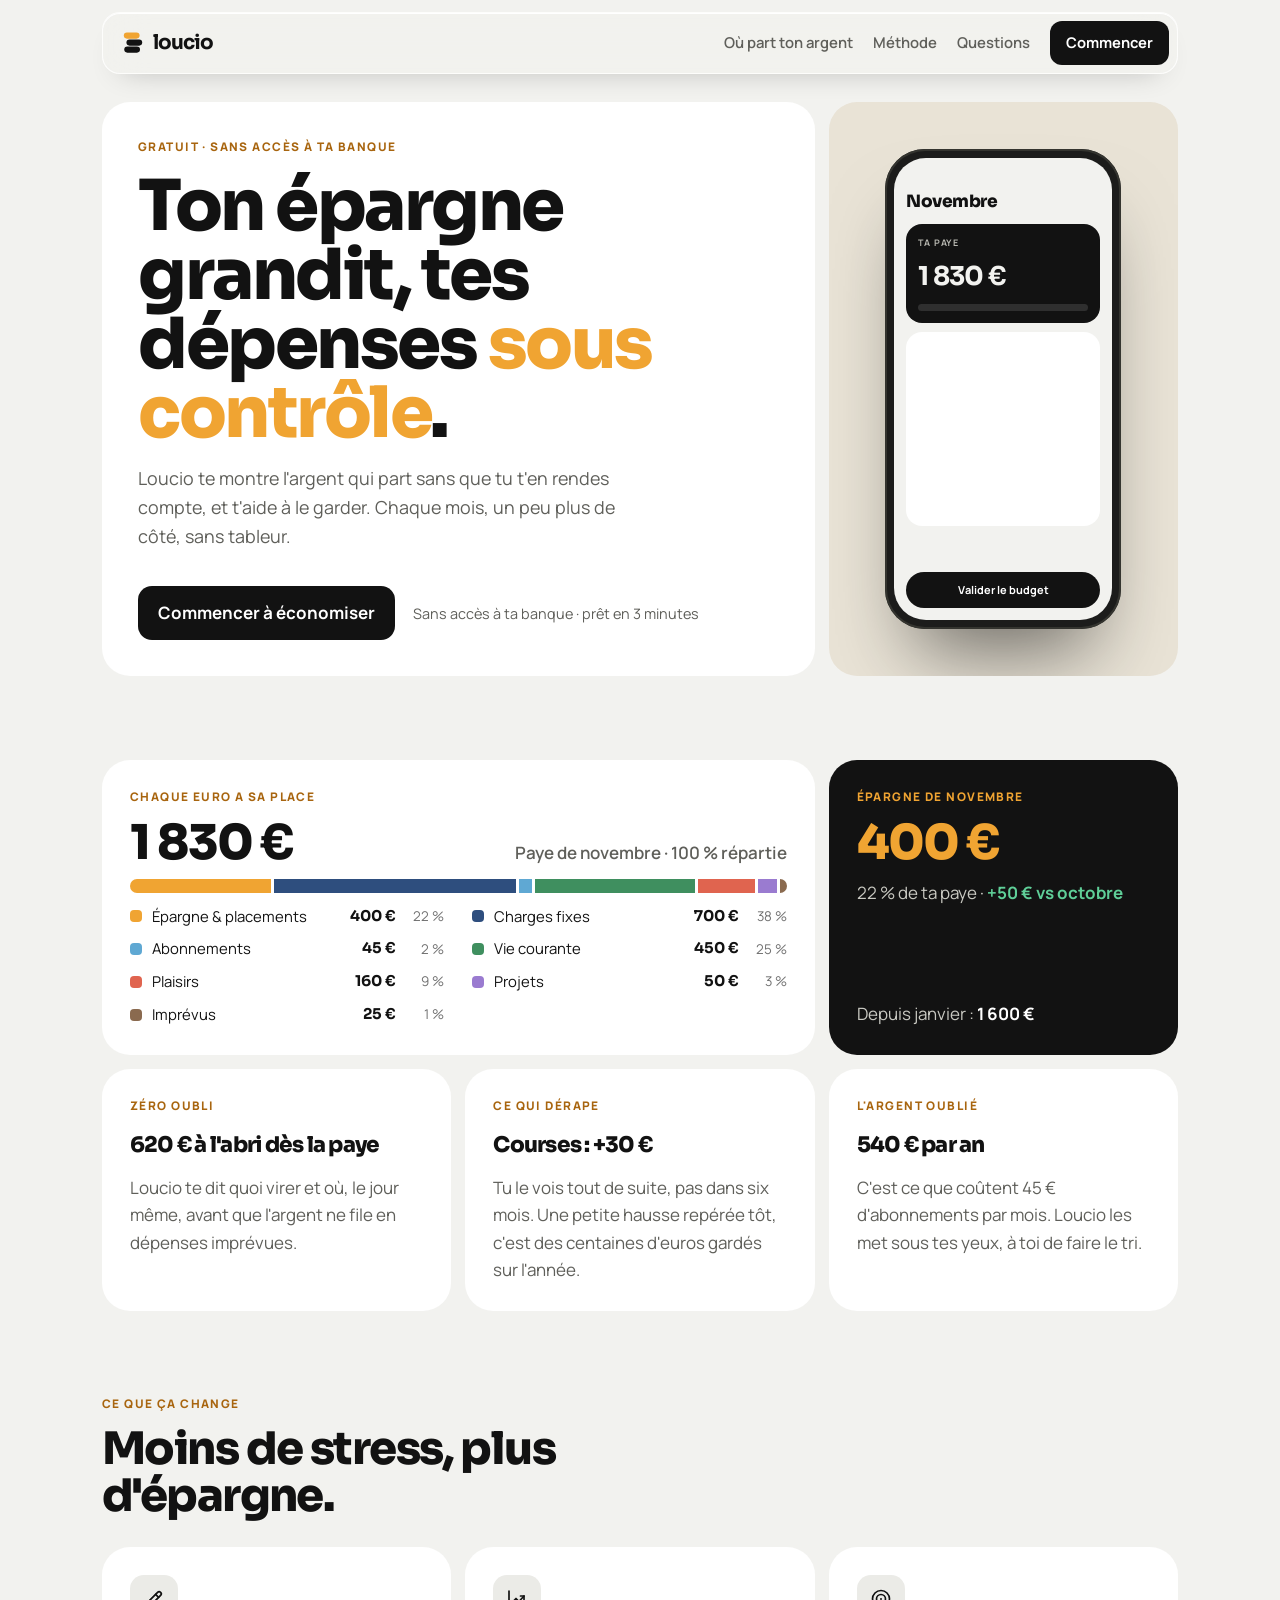
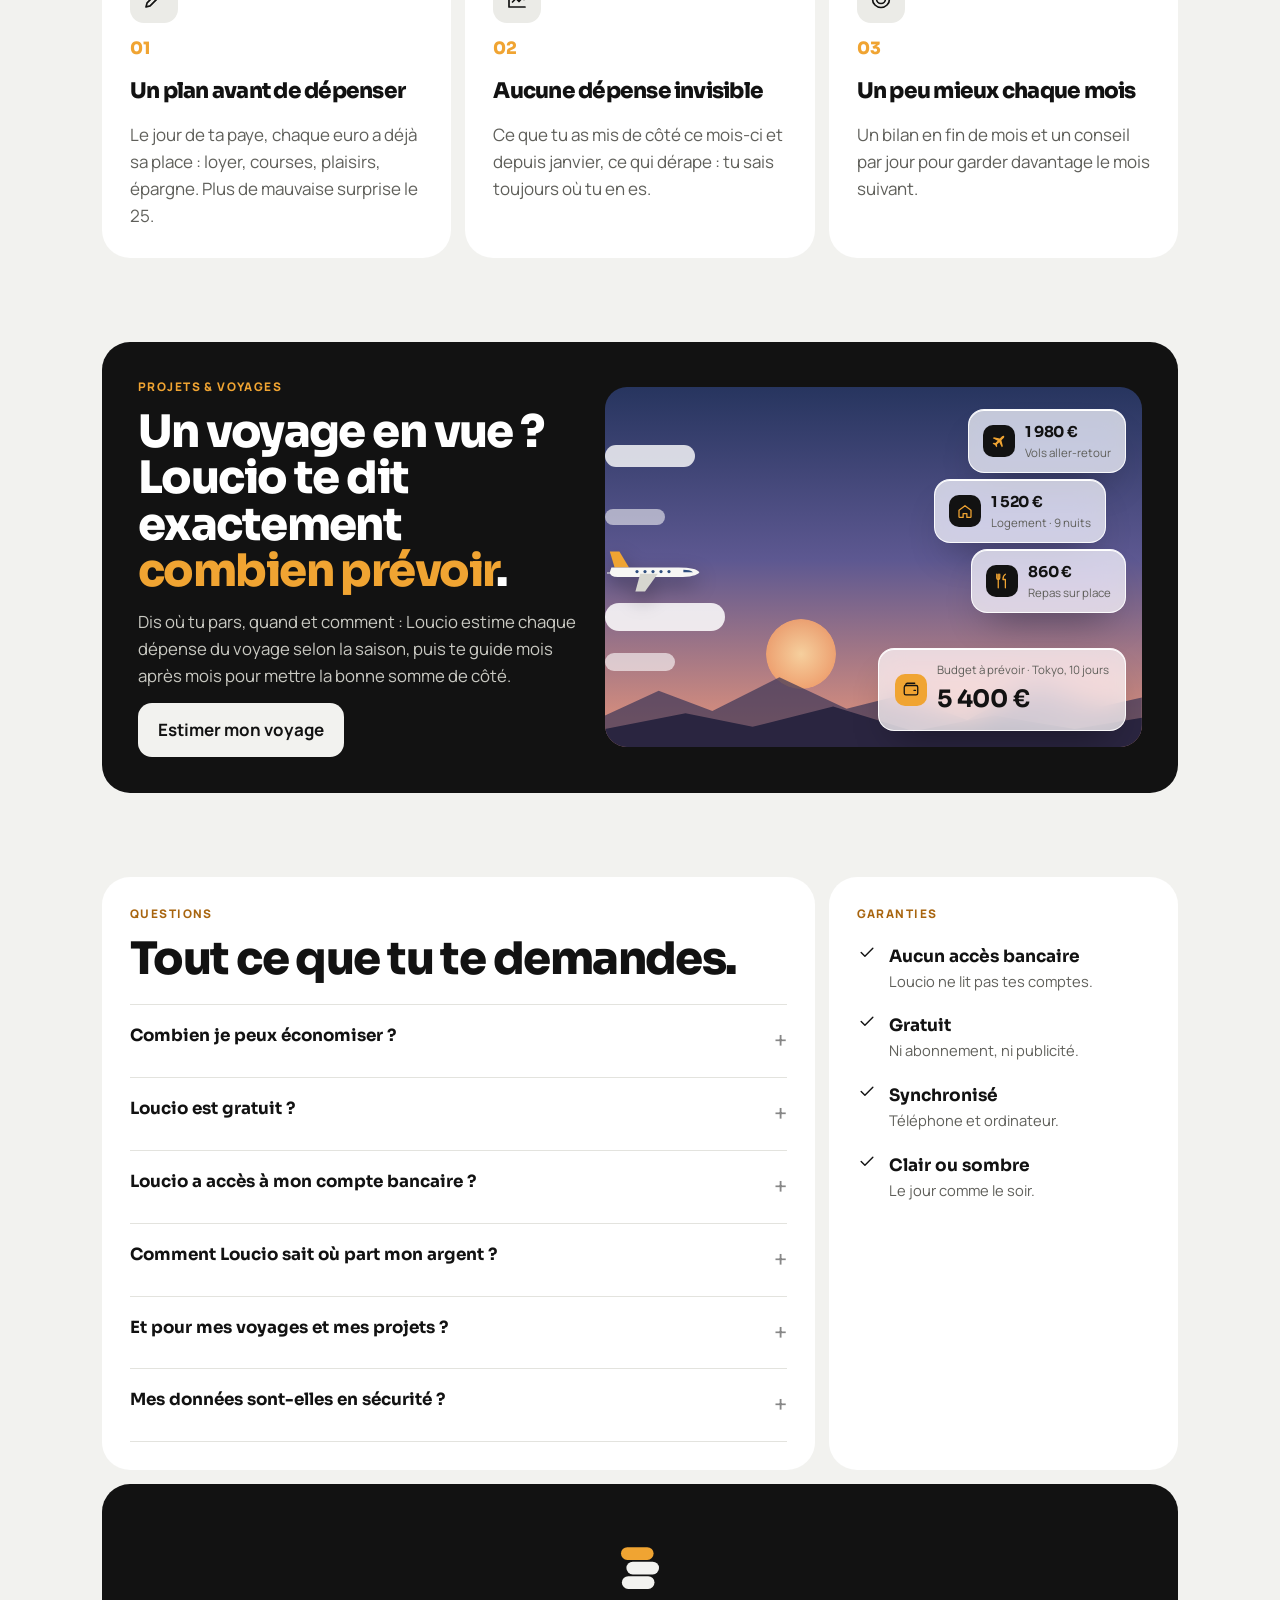
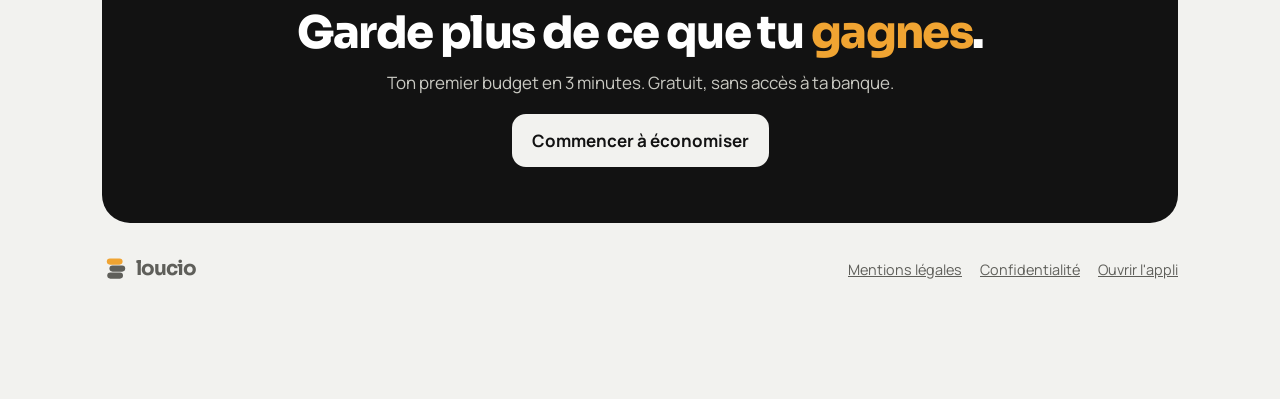
<file: index.html>
<!doctype html>
<html lang="fr">
<head>
<meta charset="utf-8">
<meta name="viewport" content="width=device-width,initial-scale=1,viewport-fit=cover">
<title>Loucio · ton épargne grandit, tes dépenses sous contrôle</title>
<meta name="description" content="Loucio te montre l'argent qui part sans que tu t'en rendes compte et t'aide à mettre plus de côté chaque mois. Voyages chiffrés pour partir l'esprit léger. Gratuit, sans accès à ta banque.">
<meta name="theme-color" content="#f2f2ef">
<meta property="og:title" content="Loucio · ton épargne grandit, tes dépenses sous contrôle">
<meta property="og:description" content="Ton épargne grandit, tes dépenses restent sous contrôle. Gratuit, sans accès à ta banque.">
<link rel="icon" href="favicon.svg?v=3" type="image/svg+xml">
<link rel="icon" href="favicon-32.png?v=3" sizes="32x32" type="image/png">
<link rel="shortcut icon" href="favicon.ico?v=3">
<link rel="apple-touch-icon" href="apple-touch-icon.png?v=3">
<link rel="manifest" href="manifest.webmanifest">
<link rel="preconnect" href="https://fonts.googleapis.com"><link rel="preconnect" href="https://fonts.gstatic.com" crossorigin>
<link rel="stylesheet" href="https://fonts.googleapis.com/css2?family=Sora:wght@600;700;800&family=Manrope:wght@400;500;600;700;800&display=swap">
<style>*{box-sizing:border-box}html{scroll-behavior:smooth;overflow-x:clip}body{margin:0;font-family:Manrope,system-ui,sans-serif;font-size:17px;line-height:1.6;overflow-x:hidden}
a{color:inherit}h1,h2,h3{font-family:Sora,system-ui,sans-serif;letter-spacing:-.035em;margin:0}.in{max-width:1120px;margin:0 auto;padding-inline:22px}
.coin{width:28px;height:28px}.logo{display:inline-flex;align-items:center;gap:6px;font-family:Sora;font-weight:700;font-size:1.25rem;letter-spacing:-.05em;text-decoration:none;margin-right:auto}
.shot{width:250px;max-width:72vw;border-radius:40px;border:8px solid #1c1c1b;overflow:hidden;flex:none;box-shadow:0 40px 70px -30px rgba(0,0,0,.5)}.shot img{display:block;width:100%}
.sbar{display:flex;gap:3px;border-radius:8px;overflow:hidden}.sbar i{display:block}
.leg{list-style:none;margin:0;padding:0;display:grid;grid-template-columns:1fr 1fr;gap:9px 28px}.leg li{display:grid;grid-template-columns:12px minmax(0,1fr) auto 38px;gap:10px;align-items:center;font-size:.93rem}.leg .sw{width:12px;height:12px;border-radius:4px}.leg b{font-family:Sora}.leg em{font-style:normal;text-align:right;font-size:.84rem;opacity:.6}
details{border-bottom:1px solid var(--line)}summary{list-style:none;cursor:pointer;padding:18px 0;font-family:Sora;font-weight:700;font-size:1.05rem;display:flex;justify-content:space-between;gap:16px}summary::-webkit-details-marker{display:none}summary::after{content:"+";font-weight:400;font-size:1.4rem;opacity:.5}details[open] summary::after{transform:rotate(45deg)}details p{margin:0;padding-bottom:18px;color:var(--muted)}
.mock{text-align:center;font-size:.82rem;font-weight:700;padding:8px;background:#f0a432;color:#121212}
@media(max-width:860px){.leg{grid-template-columns:1fr}}@media(max-width:720px){.nav a.l{display:none}}
:root{--bg:#f2f2ef;--tile:#ffffff;--ink:#121212;--muted:#5f5f5a;--line:#e3e3de;color-scheme:light}body{background:var(--bg);color:var(--ink)}
.nav{position:sticky;top:12px;z-index:20;margin-top:12px}.nav .bar{display:flex;align-items:center;gap:20px;border-radius:18px;padding:8px 8px 8px 16px;background:rgba(242,242,239,.72);border:1px solid rgba(255,255,255,.8);box-shadow:inset 0 1px 0 #fff,0 14px 30px -20px rgba(0,0,0,.3);backdrop-filter:blur(20px) saturate(170%)}
.nav a.l{text-decoration:none;color:var(--muted);font-weight:600;font-size:.93rem}.btn{display:inline-flex;background:var(--ink);color:#fff;border-radius:14px;padding:13px 20px;font-weight:700;text-decoration:none}.nav .btn{padding:10px 16px;border-radius:12px;font-size:.92rem}
.k{font-size:.74rem;font-weight:800;letter-spacing:.12em;text-transform:uppercase;color:#a8650f}
.grid{display:grid;grid-template-columns:repeat(6,minmax(0,1fr));gap:14px}.t{background:var(--tile);border-radius:28px;padding:28px;overflow:hidden;position:relative;display:flex;flex-direction:column;gap:12px}
.t.ink{background:#121212;color:#f2f2ef}.t.ink .k{color:#f0a432}.t.sand{background:#e9e3d6}.t p{margin:0;color:var(--muted)}.t.ink p{color:#c9c9c2}
.span2{grid-column:span 2}.span3{grid-column:span 3}.span4{grid-column:span 4}.span6{grid-column:span 6}.row2{grid-row:span 2}
h1{font-size:clamp(2.6rem,5.6vw,4.4rem);line-height:.98;font-weight:800}h1 em{font-style:normal;color:#f0a432}.big{font-family:Sora;font-weight:800;font-size:3rem;letter-spacing:-.04em;line-height:1}
h2{font-size:clamp(1.9rem,4vw,2.8rem);line-height:1.04;font-weight:800}h3{font-size:1.35rem;font-weight:800}
section{padding-block:clamp(48px,7vw,84px)}.sh{display:flex;flex-direction:column;gap:12px;margin-bottom:28px;max-width:640px}.sh p{margin:0;color:var(--muted);font-size:1.08rem}
.phone-t{align-items:center;justify-content:flex-end;padding-bottom:0}.phone-t .shot{margin-bottom:-90px;width:240px}
.n{font-family:Sora;font-weight:800;color:#f0a432}.up{color:#1d7f55;font-weight:700}
.faq{border-top:1px solid var(--line)}footer{padding-block:30px;display:flex;align-items:center;gap:20px;color:var(--muted);font-size:.9rem;flex-wrap:wrap}footer nav{display:flex;gap:18px}
@media(max-width:860px){.grid{grid-template-columns:1fr}.span2,.span3,.span4,.span6{grid-column:auto}.row2{grid-row:auto}.t.ink.span6{grid-template-columns:1fr!important}}
/* --- 3D app animation (hero) --- */
.stage{position:relative;height:100%;min-height:520px;perspective:1100px;display:flex;align-items:center;justify-content:center;overflow:hidden}
.rig{position:relative;transform-style:preserve-3d;animation:rig 9s ease-in-out infinite}
@keyframes rig{0%,100%{transform:rotateY(-24deg) rotateX(10deg)}50%{transform:rotateY(-10deg) rotateX(6deg) translateY(-6px)}}
.dev{width:236px;height:480px;border-radius:40px;background:#1c1c1b;padding:9px;box-shadow:0 50px 80px -30px rgba(0,0,0,.55),inset 0 0 0 2px #34342f;transform-style:preserve-3d}
.scr{height:100%;border-radius:32px;background:#f2f2ef;padding:30px 12px 12px;display:flex;flex-direction:column;gap:9px;overflow:hidden;font-size:11px;color:#121212}
.a-top{display:flex;justify-content:space-between;align-items:center}.a-mo{font-family:Sora;font-weight:800;font-size:17px;letter-spacing:-.03em}
.a-ok{display:inline-flex;gap:4px;align-items:center;font-weight:700;font-size:10px;color:#1d7f55;background:#e3f1e8;border-radius:99px;padding:3px 8px;opacity:0;animation:ok 9s infinite}
.a-ink{background:#121212;color:#f2f2ef;border-radius:16px;padding:12px;display:flex;flex-direction:column;gap:6px}.a-l{font-size:9px;letter-spacing:.09em;text-transform:uppercase;color:#b9b9b2;font-weight:700}
.a-pay{font-family:Sora;font-size:26px;letter-spacing:-.03em}
.a-bar{display:flex;gap:2px;height:7px;border-radius:4px;overflow:hidden;background:rgba(255,255,255,.12)}.a-bar i{display:block;width:0;animation:bar 9s infinite}
.a-list{background:#fff;border-radius:16px;padding:6px 10px;display:flex;flex-direction:column}
.ar{display:grid;grid-template-columns:8px 1fr auto;gap:2px 8px;align-items:center;padding:6px 0;border-top:1px solid #efefea;opacity:0;transform:translateX(16px);animation:row 9s infinite;animation-delay:0s}
.ar:first-child{border-top:0}.ad{width:8px;height:8px;border-radius:3px}.an{font-weight:600}.ar b{font-family:Sora;font-size:11px}
.ab{grid-column:2/4;height:4px;border-radius:2px;background:#efefea;overflow:hidden}.ab i{display:block;height:100%;width:0;border-radius:2px;animation:fill 9s infinite}
.a-btn{margin-top:auto;background:#121212;color:#fff;text-align:center;border-radius:99px;padding:9px;font-weight:700;animation:press 9s infinite}
.fc{position:absolute;display:flex;gap:10px;align-items:center;padding:10px 14px;border-radius:16px;font-size:12px;white-space:nowrap;background:rgba(255,255,255,.72);border:1px solid rgba(255,255,255,.9);box-shadow:inset 0 1px 0 #fff,0 20px 40px -18px rgba(0,0,0,.35);backdrop-filter:blur(14px) saturate(160%);opacity:0;animation:fc 9s infinite}
.fc b{display:block;font-family:Sora;font-size:13px}.fc small{color:#5f5f5a}.fi{width:32px;height:32px;border-radius:10px;background:#121212;color:#f0a432;display:grid;place-items:center}
.fc1{left:-10px;top:96px;transform:translateZ(80px)}.fc2{right:-10px;bottom:84px;transform:translateZ(120px);animation-delay:.4s}.fc{padding:8px 11px;font-size:11px}.fc b{font-size:12px}.fi{width:28px;height:28px}
/* timeline (9 s loop): rows 1.2-3 s, bars 1-3.4 s, check at 4.4 s, hold, fade out 8.4 s */
.ar{animation-name:row}
.ar:nth-child(1){animation-name:row0}.ar:nth-child(1) .ab i{animation-name:fill0}.ar:nth-child(2){animation-name:row1}.ar:nth-child(2) .ab i{animation-name:fill1}.ar:nth-child(3){animation-name:row2}.ar:nth-child(3) .ab i{animation-name:fill2}.ar:nth-child(4){animation-name:row3}.ar:nth-child(4) .ab i{animation-name:fill3}.ar:nth-child(5){animation-name:row4}.ar:nth-child(5) .ab i{animation-name:fill4}
@keyframes row0{0%,12%{opacity:0;transform:translateX(16px)}17%,92%{opacity:1;transform:none}100%{opacity:0}}@keyframes fill0{0%,15%{width:0}26%,92%{width:var(--w)}100%{width:var(--w);opacity:0}}@keyframes row1{0%,16%{opacity:0;transform:translateX(16px)}21%,92%{opacity:1;transform:none}100%{opacity:0}}@keyframes fill1{0%,19%{width:0}30%,92%{width:var(--w)}100%{width:var(--w);opacity:0}}@keyframes row2{0%,20%{opacity:0;transform:translateX(16px)}25%,92%{opacity:1;transform:none}100%{opacity:0}}@keyframes fill2{0%,23%{width:0}34%,92%{width:var(--w)}100%{width:var(--w);opacity:0}}@keyframes row3{0%,24%{opacity:0;transform:translateX(16px)}29%,92%{opacity:1;transform:none}100%{opacity:0}}@keyframes fill3{0%,27%{width:0}38%,92%{width:var(--w)}100%{width:var(--w);opacity:0}}@keyframes row4{0%,28%{opacity:0;transform:translateX(16px)}33%,92%{opacity:1;transform:none}100%{opacity:0}}@keyframes fill4{0%,31%{width:0}42%,92%{width:var(--w)}100%{width:var(--w);opacity:0}}
@keyframes bar{0%,8%{width:0}36%,92%{width:var(--w)}100%{width:var(--w);opacity:0}}
@keyframes ok{0%,48%{opacity:0;transform:scale(.6)}53%,92%{opacity:1;transform:none}100%{opacity:0}}
@keyframes press{0%,44%{transform:none}47%{transform:scale(.94)}50%,100%{transform:none}}
@keyframes fc{0%,52%{opacity:0;translate:0 10px}58%,90%{opacity:1;translate:0 0}97%,100%{opacity:0}}
/* --- 3D trip animation --- */
.vstage{position:relative;height:440px;perspective:1000px;overflow:hidden;display:grid;grid-template-columns:minmax(0,1fr) 230px;gap:16px;align-items:center}.vworld{position:relative;height:100%}
.globe{position:absolute;left:50%;top:60%;width:340px;height:340px;margin:-170px 0 0 -170px;border-radius:50%;overflow:hidden;transform:rotateX(14deg);box-shadow:0 30px 60px -20px rgba(0,0,0,.7),inset 0 0 0 1px rgba(255,255,255,.08)}
.gmap{position:absolute;inset:0 auto 0 0;width:300%;background:url([data-uri]) 0 50%/auto 100% repeat-x;animation:spin 28s linear infinite}
@keyframes spin{to{transform:translateX(-33.333%)}}
.gshade{position:absolute;inset:0;border-radius:50%;background:radial-gradient(circle at 32% 28%,rgba(255,255,255,.22),transparent 45%),radial-gradient(circle at 70% 80%,rgba(0,0,0,.55),transparent 60%)}
.arc{position:absolute;left:50%;top:30px;width:300px;height:200px;margin-left:-150px;transform:translateZ(60px)}
.arc path{stroke-dashoffset:300;animation:dash 7s linear infinite}@keyframes dash{to{stroke-dashoffset:0}}
.plane{position:absolute;left:calc(50% - 150px);top:30px;width:300px;height:200px;offset-path:path("M40 150 Q150 -10 262 120");offset-rotate:auto 45deg;width:22px;height:22px;color:#f0a432;transform:translateZ(70px);animation:fly 7s cubic-bezier(.45,0,.4,1) infinite}
@keyframes fly{0%{offset-distance:0%;opacity:0}6%{opacity:1}50%{offset-distance:100%;opacity:1}58%,100%{offset-distance:100%;opacity:0}}
.city{position:absolute;font-size:12px;font-weight:700;color:#f2f2ef;background:rgba(18,18,18,.6);border-radius:99px;padding:2px 8px}.c1{left:calc(50% - 130px);top:188px}.c2{left:calc(50% + 96px);top:158px;color:#f0a432}
.vcards{position:relative;width:230px;display:flex;flex-direction:column;gap:6px;transform:rotateY(-18deg) rotateX(6deg);transform-style:preserve-3d}
.vtot,.vc,.vsave{background:rgba(255,255,255,.1);border:1px solid rgba(255,255,255,.16);border-radius:14px;backdrop-filter:blur(12px);color:#f2f2ef;box-shadow:inset 0 1px 0 rgba(255,255,255,.12),0 16px 30px -18px rgba(0,0,0,.7)}
.vtot{padding:10px 12px;display:flex;flex-direction:column;opacity:0;animation:vin0 7s infinite}.vtot small{color:#c9c9c2;font-size:11px}.vtot b{font-family:Sora;font-size:20px;color:#f0a432;letter-spacing:-.02em}
.vc{display:grid;grid-template-columns:16px 1fr auto;gap:8px;align-items:center;padding:7px 12px;font-size:12px;opacity:0;transform:translateZ(var(--z))}.vc b{font-family:Sora}.vc .ic{color:#c9c9c2}
.vsave{display:flex;gap:8px;align-items:center;padding:8px 12px;font-size:12px;background:rgba(240,164,50,.18);border-color:rgba(240,164,50,.4);opacity:0;animation:vin6 7s infinite}.vsave .ic{color:#f0a432}
@keyframes vin0{0%,10%{opacity:0;translate:14px 0}15%,86%{opacity:1;translate:0 0}94%,100%{opacity:0}}@keyframes vin1{0%,16%{opacity:0;translate:14px 0}21%,86%{opacity:1;translate:0 0}94%,100%{opacity:0}}@keyframes vin2{0%,22%{opacity:0;translate:14px 0}27%,86%{opacity:1;translate:0 0}94%,100%{opacity:0}}@keyframes vin3{0%,28%{opacity:0;translate:14px 0}33%,86%{opacity:1;translate:0 0}94%,100%{opacity:0}}@keyframes vin4{0%,34%{opacity:0;translate:14px 0}39%,86%{opacity:1;translate:0 0}94%,100%{opacity:0}}@keyframes vin5{0%,40%{opacity:0;translate:14px 0}45%,86%{opacity:1;translate:0 0}94%,100%{opacity:0}}@keyframes vin6{0%,46%{opacity:0;translate:14px 0}51%,86%{opacity:1;translate:0 0}94%,100%{opacity:0}}.vcards .vc:nth-child(2){animation:vin1 7s infinite}.vcards .vc:nth-child(3){animation:vin2 7s infinite}.vcards .vc:nth-child(4){animation:vin3 7s infinite}.vcards .vc:nth-child(5){animation:vin4 7s infinite}.vcards .vc:nth-child(6){animation:vin5 7s infinite}
@media(prefers-reduced-motion:reduce){.rig,.gmap,.arc path,.plane{animation:none}.ar,.a-ok,.fc,.vtot,.vc,.vsave{animation:none;opacity:1;transform:none}.ab i,.a-bar i{animation:none;width:var(--w)}.plane{offset-distance:100%}}
@media(max-width:860px){.vcards{margin:0 auto;transform:none}.vstage{height:auto;grid-template-columns:1fr;padding-bottom:20px}.vworld{height:340px}.globe{width:280px;height:280px;margin:-140px 0 0 -140px}.arc,.plane{transform:scale(.85)}}
.pic{width:48px;height:48px;border-radius:14px;background:#ebebe7;display:grid;place-items:center}
.vtile{padding:36px;display:grid;grid-template-columns:minmax(0,.9fr) minmax(0,1.1fr);grid-template-areas:"head anim" "body anim";column-gap:28px;row-gap:14px;align-items:center}
.vt-head{grid-area:head;display:flex;flex-direction:column;gap:12px;align-self:end}.vt-body{grid-area:body;display:flex;flex-direction:column;gap:14px;align-self:start}
.vt-chk{list-style:none;margin:0;padding:0;display:flex;flex-direction:column;gap:8px}.vt-chk li{display:flex;gap:10px;align-items:center;font-weight:600;color:#f2f2ef}
.vt-chk li::before{content:"";flex:none;width:18px;height:18px;border-radius:50%;background:#f0a432 url("data:image/svg+xml,%3Csvg xmlns='http://www.w3.org/2000/svg' viewBox='0 0 24 24'%3E%3Cpath d='M6 12.5l4 4L18 8' fill='none' stroke='%23121212' stroke-width='3' stroke-linecap='round' stroke-linejoin='round'/%3E%3C/svg%3E") center/12px no-repeat}
.voyanim{grid-area:anim;position:relative;height:360px;border-radius:22px;overflow:hidden;background:linear-gradient(180deg,#27355f 0%,#5d5891 48%,#e9967a 100%)}
.va-sun{position:absolute;left:30%;bottom:58px;width:70px;height:70px;border-radius:50%;background:radial-gradient(circle,#ffd9a0,#f5a66f 70%,transparent 72%);opacity:.9}
.va-cl{position:absolute;left:0;background:#fff;border-radius:99px}
.va-mnt{position:absolute;left:0;right:0;bottom:0;width:100%;height:90px}
.va-pl{position:absolute;top:44%;z-index:1}.va-bob{position:relative;animation:va-bob 3s ease-in-out infinite}.va-bob svg{display:block;filter:drop-shadow(0 8px 10px rgba(0,0,0,.35))}
.va-trail{position:absolute;right:92%;top:52%;width:120px;border-top:2px dashed rgba(255,255,255,.55)}
.va-gc{position:absolute;z-index:2}
.va-in{display:flex;gap:10px;align-items:center;padding:10px 14px;border-radius:16px;font-size:12px;white-space:nowrap;color:#121212;background:rgba(255,255,255,.72);border:1px solid rgba(255,255,255,.9);box-shadow:inset 0 1px 0 #fff,0 20px 40px -18px rgba(0,0,0,.45);backdrop-filter:blur(14px) saturate(160%);-webkit-backdrop-filter:blur(14px) saturate(160%);animation:va-float 4s ease-in-out infinite}
.va-gc b{display:block;font-family:Sora;font-size:15px;letter-spacing:-.01em;color:#121212}.va-gc small{display:block;color:#5f5f5a;font-size:11.5px}
.va-fi{flex:none;width:32px;height:32px;border-radius:10px;background:#121212;color:#f0a432;display:grid;place-items:center}.va-am{background:#f0a432;color:#121212}
.va-gt .va-in{padding:12px 16px}.va-gt b{font-size:24px}
@keyframes va-drift{from{transform:translateX(640px)}to{transform:translateX(-160px)}}
@keyframes va-bob{0%,100%{transform:translateY(0) rotate(-2deg)}50%{transform:translateY(-8px) rotate(1deg)}}
@keyframes va-float{0%,100%{transform:translateY(0)}50%{transform:translateY(-5px)}}
@keyframes va-cross{0%{left:-22%}38%,100%{left:30%}}
@media(max-width:860px){.vtile{grid-template-columns:1fr;grid-template-areas:"head" "anim" "body";padding:26px}.vt-head{align-self:start}}
@media(max-width:480px){.voyanim{height:330px}.va-in{padding:8px 11px}.va-gc b{font-size:13px}.va-gt b{font-size:19px}.va-fi{width:28px;height:28px}.va-pl{top:38%}}
@media(prefers-reduced-motion:reduce){.voyanim *{animation:none!important}.va-gc{opacity:1}.va-pl{left:30%}}
@keyframes vag0{0%,16%{opacity:0;transform:translateX(30px) rotate(4deg)}20%,93%{opacity:1;transform:rotate(-2deg)}96%,100%{opacity:0;transform:translateX(30px) rotate(4deg)}}@keyframes vag1{0%,24%{opacity:0;transform:translateX(30px) rotate(4deg)}28%,93%{opacity:1;transform:rotate(1.5deg)}96%,100%{opacity:0;transform:translateX(30px) rotate(4deg)}}@keyframes vag2{0%,32%{opacity:0;transform:translateX(30px) rotate(4deg)}36%,93%{opacity:1;transform:rotate(-1deg)}96%,100%{opacity:0;transform:translateX(30px) rotate(4deg)}}@keyframes vagt{0%,44%{opacity:0;transform:translateY(16px)}48%,93%{opacity:1;transform:none}96%,100%{opacity:0;transform:translateY(16px)}}
</style>
</head>
<body>
<div class="nav in"><div class="bar"><a class="logo" href="./" aria-label="Loucio, accueil"><svg class="coin" viewBox="0 0 64 64" aria-hidden="true"><rect x="12" y="40" width="36" height="14" rx="7" fill="currentColor"/><rect x="17" y="24" width="36" height="14" rx="7" fill="currentColor"/><rect x="11" y="8" width="36" height="14" rx="7" fill="#f0a432"/></svg><span>loucio</span></a><a class="l" href="#ou">Où part ton argent</a><a class="l" href="#methode">Méthode</a><a class="l" href="#faq">Questions</a><a class="btn" href="app.html">Commencer</a></div></div>
<section style="padding-top:28px"><div class="in"><div class="grid">
  <div class="t span4 row2" style="justify-content:space-between;padding:36px"><div style="display:flex;flex-direction:column;gap:16px"><span class="k">Gratuit · sans accès à ta banque</span><h1>Ton épargne grandit, tes dépenses <em>sous contrôle</em>.</h1><p style="font-size:1.12rem;max-width:44ch">Loucio te montre l'argent qui part sans que tu t'en rendes compte, et t'aide à le garder. Chaque mois, un peu plus de côté, sans tableur.</p></div><div style="display:flex;gap:18px;align-items:center;flex-wrap:wrap;margin-top:24px"><a class="btn" href="app.html">Commencer à économiser</a><span style="color:var(--muted);font-size:.9rem">Sans accès à ta banque · prêt en 3 minutes</span></div></div>
  <div class="t sand span2 row2" style="padding:0"><div class="stage" aria-label="Animation : Loucio répartit une paye de 1 830 € en enveloppes" role="img">
 <div class="rig">
  <div class="dev"><div class="scr">
    <div class="a-top"><span class="a-mo">Novembre</span><span class="a-ok"><svg class="ic" viewBox="0 0 24 24" width="12" height="12" fill="none" stroke="currentColor" stroke-width="1.7" stroke-linecap="round" stroke-linejoin="round" aria-hidden="true"><path d="M5 12.5l4.5 4.5L19 7.5"/></svg>Validé</span></div>
    <div class="a-ink"><span class="a-l">Ta paye</span><b class="a-pay" data-count="1830">1 830 €</b><span class="a-bar"><i style="--w:38%;background:#2e4e7e"></i><i style="--w:22%;background:#f0a432"></i><i style="--w:19%;background:#3f8f5f"></i><i style="--w:9%;background:#e0644f"></i><i style="--w:12%;background:#5fa8d3"></i></span></div>
    <div class="a-list"><div class="ar" style="--d:1.2s"><span class="ad" style="background:#2e4e7e"></span><span class="an">Loyer</span><b>700 €</b><span class="ab"><i style="background:#2e4e7e;--w:100%"></i></span></div><div class="ar" style="--d:1.5499999999999998s"><span class="ad" style="background:#f0a432"></span><span class="an">Épargne</span><b>400 €</b><span class="ab"><i style="background:#f0a432;--w:57%"></i></span></div><div class="ar" style="--d:1.9s"><span class="ad" style="background:#3f8f5f"></span><span class="an">Courses</span><b>350 €</b><span class="ab"><i style="background:#3f8f5f;--w:50%"></i></span></div><div class="ar" style="--d:2.25s"><span class="ad" style="background:#e0644f"></span><span class="an">Sorties</span><b>160 €</b><span class="ab"><i style="background:#e0644f;--w:23%"></i></span></div><div class="ar" style="--d:2.5999999999999996s"><span class="ad" style="background:#5fa8d3"></span><span class="an">Abonnements</span><b>45 €</b><span class="ab"><i style="background:#5fa8d3;--w:7%"></i></span></div></div>
    <div class="a-btn">Valider le budget</div>
  </div></div>
  <div class="fc fc1"><span class="fi"><svg class="ic" viewBox="0 0 24 24" width="18" height="18" fill="none" stroke="currentColor" stroke-width="1.7" stroke-linecap="round" stroke-linejoin="round" aria-hidden="true"><path d="M4 4v16h16"/><path d="M7.5 15l3.5-3.5 3 3L19 9"/><path d="M15.5 9H19v3.5"/></svg></span><div><b>+50 € d'épargne</b><small>par rapport à octobre</small></div></div>
  <div class="fc fc2"><span class="fi"><svg class="ic" viewBox="0 0 24 24" width="18" height="18" fill="none" stroke="currentColor" stroke-width="1.7" stroke-linecap="round" stroke-linejoin="round" aria-hidden="true"><rect x="3" y="6" width="18" height="12.5" rx="2.2"/><path d="M3 10.5h18"/><path d="M7 15h3.5"/></svg></span><div><b>620 € → Revolut</b><small>le jour de ta paye</small></div></div>
 </div></div></div>
</div></div></section>
<section id="ou" style="padding-top:0"><div class="in"><div class="grid">
  <div class="t span4"><span class="k">Chaque euro a sa place</span><div style="display:flex;justify-content:space-between;align-items:baseline;flex-wrap:wrap;gap:10px"><span class="big">1 830 €</span><span style="color:var(--muted);font-weight:600">Paye de novembre · 100 % répartie</span></div><div class="sbar" style="height:14px"><i style="width:22%;background:#f0a432"></i><i style="width:38%;background:#2e4e7e"></i><i style="width:2%;background:#5fa8d3"></i><i style="width:25%;background:#3f8f5f"></i><i style="width:9%;background:#e0644f"></i><i style="width:3%;background:#9a7bd0"></i><i style="width:1%;background:#8a6a4f"></i></div><ul class="leg"><li><span class="sw" style="background:#f0a432"></span><span>Épargne & placements</span><b>400 €</b><em>22 %</em></li><li><span class="sw" style="background:#2e4e7e"></span><span>Charges fixes</span><b>700 €</b><em>38 %</em></li><li><span class="sw" style="background:#5fa8d3"></span><span>Abonnements</span><b>45 €</b><em>2 %</em></li><li><span class="sw" style="background:#3f8f5f"></span><span>Vie courante</span><b>450 €</b><em>25 %</em></li><li><span class="sw" style="background:#e0644f"></span><span>Plaisirs</span><b>160 €</b><em>9 %</em></li><li><span class="sw" style="background:#9a7bd0"></span><span>Projets</span><b>50 €</b><em>3 %</em></li><li><span class="sw" style="background:#8a6a4f"></span><span>Imprévus</span><b>25 €</b><em>1 %</em></li></ul></div>
  <div class="t ink span2"><span class="k">Épargne de novembre</span><span class="big" style="color:#f0a432">400 €</span><p>22 % de ta paye · <b style="color:#5fcf98">+50 € vs octobre</b></p><p style="margin-top:auto">Depuis janvier : <b style="color:#fff">1 600 €</b></p></div>
  <div class="t span2"><span class="k">Zéro oubli</span><h3>620 € à l'abri dès la paye</h3><p>Loucio te dit quoi virer et où, le jour même, avant que l'argent ne file en dépenses imprévues.</p></div>
  <div class="t span2"><span class="k">Ce qui dérape</span><h3>Courses : +30 €</h3><p>Tu le vois tout de suite, pas dans six mois. Une petite hausse repérée tôt, c'est des centaines d'euros gardés sur l'année.</p></div>
  <div class="t span2"><span class="k">L'argent oublié</span><h3>540 € par an</h3><p>C'est ce que coûtent 45 € d'abonnements par mois. Loucio les met sous tes yeux, à toi de faire le tri.</p></div>
</div></div></section>
<section id="methode" style="padding-top:0"><div class="in"><div class="sh"><span class="k">Ce que ça change</span><h2>Moins de stress, plus d'épargne.</h2></div><div class="grid">
  <div class="t span2"><span class="pic"><svg class="ic" viewBox="0 0 24 24" width="24" height="24" fill="none" stroke="currentColor" stroke-width="1.7" stroke-linecap="round" stroke-linejoin="round" aria-hidden="true"><path d="M4 20l1.1-4.1L15.6 5.4a2.1 2.1 0 0 1 3 3L8.1 18.9z"/><path d="M13.6 7.4l3 3"/></svg></span><span class="n">01</span><h3>Un plan avant de dépenser</h3><p>Le jour de ta paye, chaque euro a déjà sa place : loyer, courses, plaisirs, épargne. Plus de mauvaise surprise le 25.</p></div>
  <div class="t span2"><span class="pic"><svg class="ic" viewBox="0 0 24 24" width="24" height="24" fill="none" stroke="currentColor" stroke-width="1.7" stroke-linecap="round" stroke-linejoin="round" aria-hidden="true"><path d="M4 4v16h16"/><path d="M7.5 15l3.5-3.5 3 3L19 9"/><path d="M15.5 9H19v3.5"/></svg></span><span class="n">02</span><h3>Aucune dépense invisible</h3><p>Ce que tu as mis de côté ce mois-ci et depuis janvier, ce qui dérape : tu sais toujours où tu en es.</p></div>
  <div class="t span2"><span class="pic"><svg class="ic" viewBox="0 0 24 24" width="24" height="24" fill="none" stroke="currentColor" stroke-width="1.7" stroke-linecap="round" stroke-linejoin="round" aria-hidden="true"><circle cx="12" cy="12" r="8.5"/><circle cx="12" cy="12" r="4.5"/><circle cx="12" cy="12" r="1" fill="currentColor" stroke="none"/></svg></span><span class="n">03</span><h3>Un peu mieux chaque mois</h3><p>Un bilan en fin de mois et un conseil par jour pour garder davantage le mois suivant.</p></div>
</div></div></section>
<section id="projets" style="padding-top:0"><div class="in"><div class="grid">
  <div class="t ink span6 vtile"><div class="vt-head"><span class="k">Projets & voyages</span><h2 style="color:#fff">Un voyage en vue&nbsp;? Loucio te dit exactement <span style="color:#f0a432">combien prévoir</span>.</h2></div><div class="voyanim" role="img" aria-label="Exemple : pour 10 jours à Tokyo à deux, Loucio estime 5 400 € à prévoir"><span class="va-sun"></span><span class="va-cl" style="top:16%;width:90px;height:22px;opacity:0.8;animation:va-drift 9s linear 0s infinite"></span><span class="va-cl" style="top:34%;width:60px;height:16px;opacity:0.55;animation:va-drift 13s linear -5s infinite"></span><span class="va-cl" style="top:60%;width:120px;height:28px;opacity:0.85;animation:va-drift 7s linear -3s infinite"></span><span class="va-cl" style="top:74%;width:70px;height:18px;opacity:0.6;animation:va-drift 11s linear -8s infinite"></span><svg class="va-mnt" viewBox="0 0 400 80" preserveAspectRatio="none" aria-hidden="true"><path d="M0 80 L0 52 L40 30 L80 48 L130 18 L180 46 L220 34 L270 56 L320 24 L370 44 L400 36 L400 80Z" fill="#3b3557" opacity=".7"/><path d="M0 80 L0 64 L60 50 L110 62 L170 44 L230 66 L290 52 L350 64 L400 54 L400 80Z" fill="#2a2540"/></svg><div class="va-pl" style="animation:va-cross 12s cubic-bezier(.3,.1,.3,1) infinite"><div class="va-bob"><span class="va-trail"></span><svg viewBox="0 0 60 32" width="96" aria-hidden="true"><path d="M6 14 L3 4 L9 4 L15 14Z" fill="#f0a432"/><path d="M4 14 L46 14 Q57 14 59 17 Q57 20 46 20 L8 20 Q3 20 3 17Z" fill="#f7f7f4"/><path d="M22 18 L33 18 L25 29 L19 29Z" fill="#d6d6cf"/><g fill="#2e4e7e"><circle cx="40" cy="16.6" r="1"/><circle cx="35" cy="16.6" r="1"/><circle cx="30" cy="16.6" r="1"/><circle cx="25" cy="16.6" r="1"/><circle cx="20" cy="16.6" r="1"/></g><path d="M49 15.5 Q53 15.5 55 17 L49 17Z" fill="#2e4e7e"/></svg></div></div><div class="va-gc" style="right:16px;top:22px;animation:vag0 12s cubic-bezier(.2,.7,.2,1) infinite"><div class="va-in" style="animation-delay:0.0s"><span class="va-fi"><svg viewBox="0 0 24 24" width="18" height="18" fill="none" stroke="currentColor" stroke-width="1.7" stroke-linecap="round" stroke-linejoin="round" aria-hidden="true"><path transform="rotate(45 12 12)" fill="currentColor" stroke="none" d="M12 2.5c.9 0 1.5 1 1.5 2.2V9l7 4.2v2l-7-2.2v4.3l2 1.6v1.6l-3.5-1-3.5 1v-1.6l2-1.6V13l-7 2.2v-2l7-4.2V4.7c0-1.2.6-2.2 1.5-2.2z"/></svg></span><div><b>1 980 €</b><small>Vols aller-retour</small></div></div></div><div class="va-gc" style="right:36px;top:92px;animation:vag1 12s cubic-bezier(.2,.7,.2,1) infinite"><div class="va-in" style="animation-delay:0.7s"><span class="va-fi"><svg viewBox="0 0 24 24" width="18" height="18" fill="none" stroke="currentColor" stroke-width="1.7" stroke-linecap="round" stroke-linejoin="round" aria-hidden="true"><path d="M4 11l8-6 8 6v8.5a1 1 0 0 1-1 1h-4.5v-5h-5v5H5a1 1 0 0 1-1-1z"/></svg></span><div><b>1 520 €</b><small>Logement · 9 nuits</small></div></div></div><div class="va-gc" style="right:16px;top:162px;animation:vag2 12s cubic-bezier(.2,.7,.2,1) infinite"><div class="va-in" style="animation-delay:1.4s"><span class="va-fi"><svg viewBox="0 0 24 24" width="18" height="18" fill="none" stroke="currentColor" stroke-width="1.7" stroke-linecap="round" stroke-linejoin="round" aria-hidden="true"><path d="M7 3v8M5 3v5a2 2 0 0 0 4 0V3M7 11v10M16.5 3c-2 1-3.2 3.5-3.2 7h3.2v11"/></svg></span><div><b>860 €</b><small>Repas sur place</small></div></div></div><div class="va-gc va-gt" style="right:16px;bottom:16px;animation:vagt 12s cubic-bezier(.2,.7,.2,1) infinite"><div class="va-in" style="animation-delay:2.1s"><span class="va-fi va-am"><svg viewBox="0 0 24 24" width="18" height="18" fill="none" stroke="currentColor" stroke-width="1.7" stroke-linecap="round" stroke-linejoin="round" aria-hidden="true"><rect x="3" y="6" width="18" height="12.5" rx="2.2"/><path d="M16 12.5h2"/><path d="M5 6V5.2A2.2 2.2 0 0 1 7.2 3H17"/></svg></span><div><small>Budget à prévoir · Tokyo, 10 jours</small><b>5 400 €</b></div></div></div></div><div class="vt-body"><p style="font-size:1.05rem">Dis où tu pars, quand et comment : Loucio estime chaque dépense du voyage selon la saison, puis te guide mois après mois pour mettre la bonne somme de côté.</p><a class="btn" href="app.html#voyages" style="background:#f2f2ef;color:#121212;align-self:flex-start">Estimer mon voyage</a></div></div>
  
</div></div></section>
<section id="faq" style="padding-top:0"><div class="in"><div class="grid">
  <div class="t span4"><span class="k">Questions</span><h2 style="margin-bottom:10px">Tout ce que tu te demandes.</h2><div class="faq"><details><summary>Combien je peux économiser ?</summary><p>Ça dépend de ta situation, et Loucio ne promet pas de miracle. Mais voir clairement où part ton argent, c'est souvent là qu'on repère ce qui file sans raison : abonnements oubliés, petites dépenses qui s'accumulent, enveloppes qui gonflent.</p></details><details><summary>Loucio est gratuit ?</summary><p>Oui. Pas d'abonnement, pas de publicité. Loucio est un projet indépendant, pensé pour être utile.</p></details><details><summary>Loucio a accès à mon compte bancaire ?</summary><p>Non, jamais. Tu indiques toi-même ta paye et tes enveloppes. Loucio ne se connecte à aucune banque.</p></details><details><summary>Comment Loucio sait où part mon argent ?</summary><p>Chaque euro de ta paye est rangé dans une enveloppe : loyer, courses, sorties, épargne… Loucio additionne, compare d'un mois à l'autre et te montre où part ton argent, sans lire tes comptes.</p></details><details><summary>Et pour mes voyages et mes projets ?</summary><p>Loucio estime le budget d'un voyage (30 destinations) et le transforme en épargne mensuelle, ajoutée à tes budgets jusqu'au départ.</p></details><details><summary>Mes données sont-elles en sécurité ?</summary><p>Elles sont hébergées chez Google (Firebase), chiffrées, et seul ton compte peut les lire. Tu peux tout supprimer à tout moment.</p></details></div></div>
  <div class="t span2" style="gap:18px"><span class="k">Garanties</span><div style="display:flex;gap:12px;align-items:flex-start"><svg class="ic" viewBox="0 0 24 24" width="20" height="20" fill="none" stroke="currentColor" stroke-width="1.7" stroke-linecap="round" stroke-linejoin="round" aria-hidden="true"><path d="M5 12.5l4.5 4.5L19 7.5"/></svg><div><b style="font-family:Sora">Aucun accès bancaire</b><p style="font-size:.92rem">Loucio ne lit pas tes comptes.</p></div></div><div style="display:flex;gap:12px;align-items:flex-start"><svg class="ic" viewBox="0 0 24 24" width="20" height="20" fill="none" stroke="currentColor" stroke-width="1.7" stroke-linecap="round" stroke-linejoin="round" aria-hidden="true"><path d="M5 12.5l4.5 4.5L19 7.5"/></svg><div><b style="font-family:Sora">Gratuit</b><p style="font-size:.92rem">Ni abonnement, ni publicité.</p></div></div><div style="display:flex;gap:12px;align-items:flex-start"><svg class="ic" viewBox="0 0 24 24" width="20" height="20" fill="none" stroke="currentColor" stroke-width="1.7" stroke-linecap="round" stroke-linejoin="round" aria-hidden="true"><path d="M5 12.5l4.5 4.5L19 7.5"/></svg><div><b style="font-family:Sora">Synchronisé</b><p style="font-size:.92rem">Téléphone et ordinateur.</p></div></div><div style="display:flex;gap:12px;align-items:flex-start"><svg class="ic" viewBox="0 0 24 24" width="20" height="20" fill="none" stroke="currentColor" stroke-width="1.7" stroke-linecap="round" stroke-linejoin="round" aria-hidden="true"><path d="M5 12.5l4.5 4.5L19 7.5"/></svg><div><b style="font-family:Sora">Clair ou sombre</b><p style="font-size:.92rem">Le jour comme le soir.</p></div></div></div>
  <div class="t ink span6" style="align-items:center;text-align:center;padding:56px 28px"><svg class="coin" style="width:58px;height:58px" viewBox="0 0 64 64" aria-hidden="true"><rect x="12" y="40" width="36" height="14" rx="7" fill="currentColor"/><rect x="17" y="24" width="36" height="14" rx="7" fill="currentColor"/><rect x="11" y="8" width="36" height="14" rx="7" fill="#f0a432"/></svg><h2 style="color:#fff">Garde plus de ce que tu <span style="color:#f0a432">gagnes</span>.</h2><p>Ton premier budget en 3 minutes. Gratuit, sans accès à ta banque.</p><a class="btn" href="app.html" style="background:#f2f2ef;color:#121212;margin-top:6px">Commencer à économiser</a></div>
</div><footer><a class="logo" href="./" aria-label="Loucio, accueil"><svg class="coin" viewBox="0 0 64 64" aria-hidden="true"><rect x="12" y="40" width="36" height="14" rx="7" fill="currentColor"/><rect x="17" y="24" width="36" height="14" rx="7" fill="currentColor"/><rect x="11" y="8" width="36" height="14" rx="7" fill="#f0a432"/></svg><span>loucio</span></a><nav><a href="mentions-legales.html">Mentions légales</a><a href="confidentialite.html">Confidentialité</a><a href="app.html">Ouvrir l'appli</a></nav></footer></div></section>
</body>
</html>
</file>
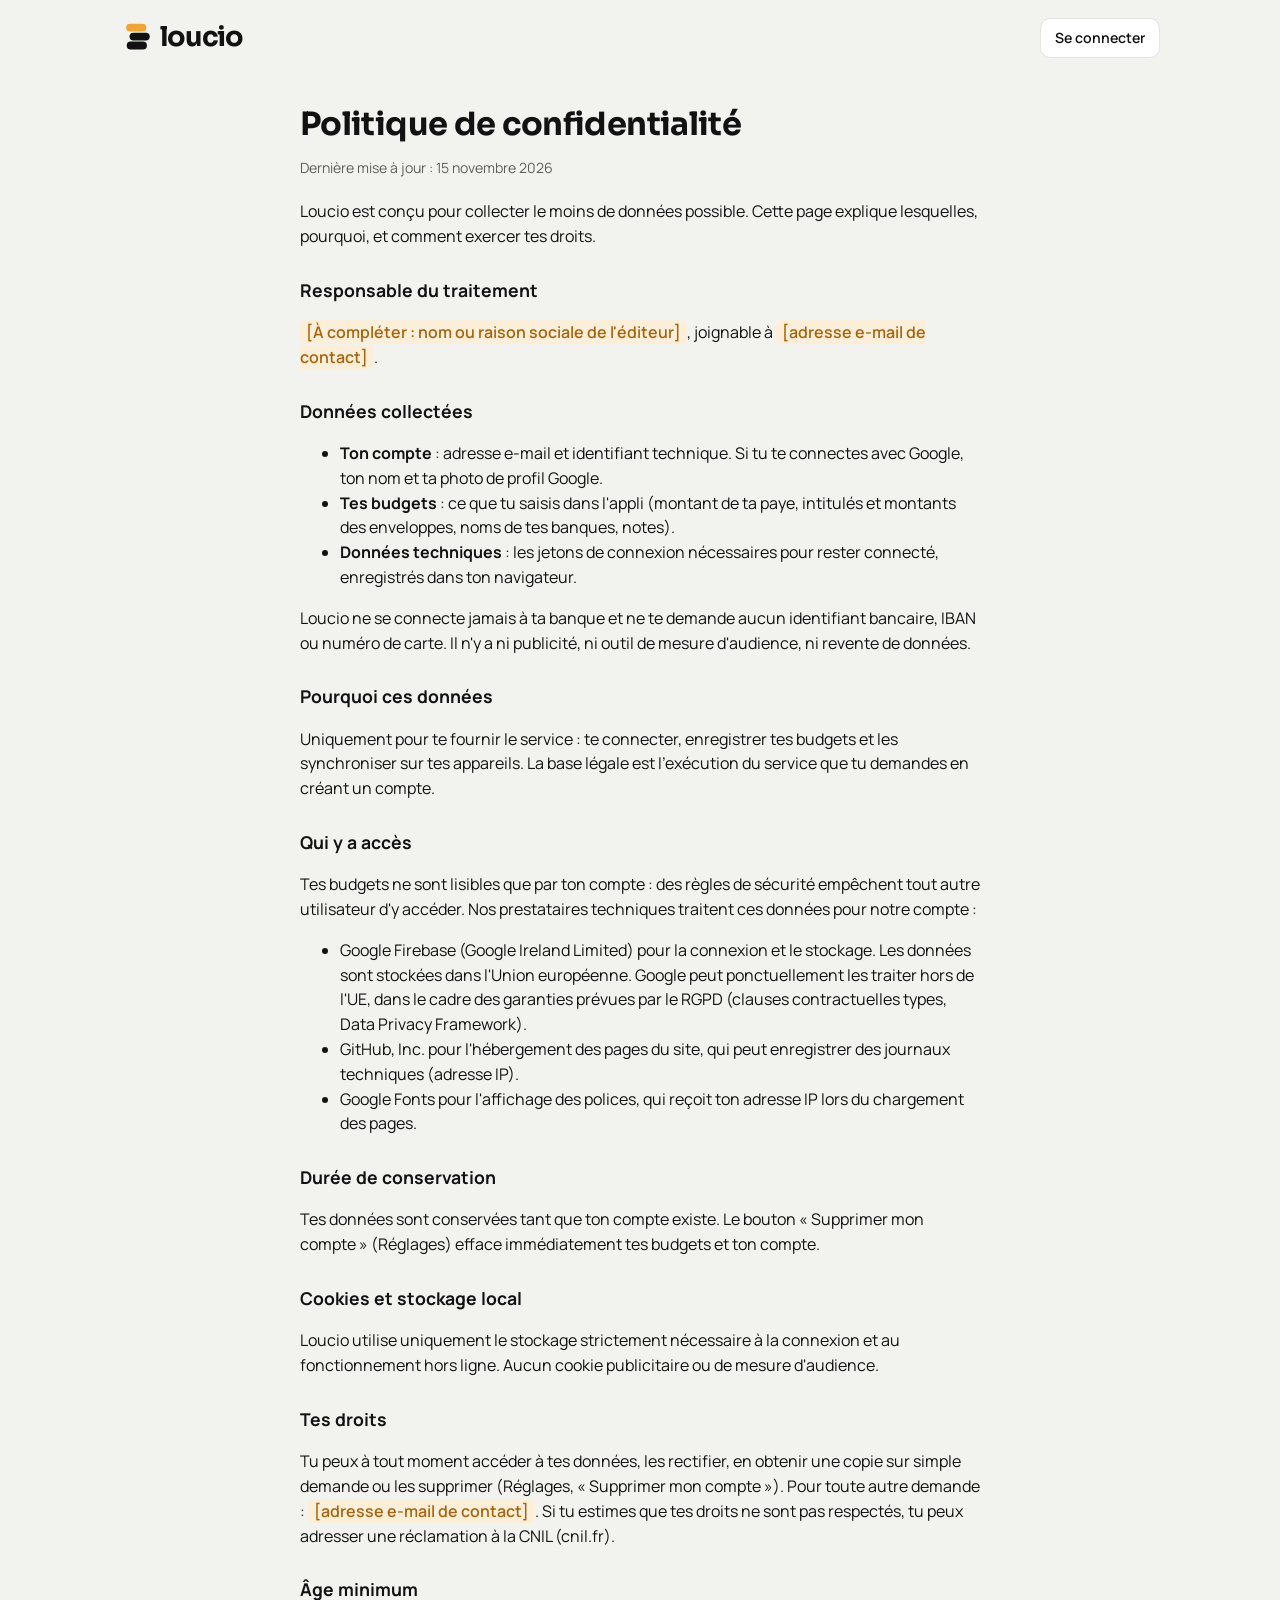
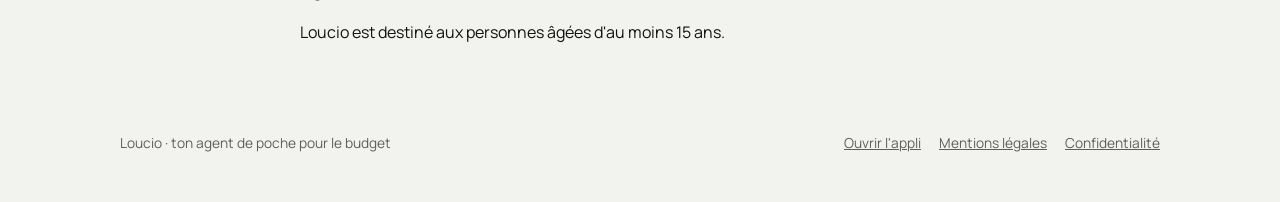
<file: confidentialite.html>
<!doctype html>
<html lang="fr">
<head>
<meta charset="utf-8">
<meta name="viewport" content="width=device-width,initial-scale=1,viewport-fit=cover">
<title>Confidentialité · Loucio</title>
<meta name="description" content="Politique de confidentialité de Loucio.">
<meta name="theme-color" content="#121212">
<meta property="og:title" content="Loucio">
<meta property="og:description" content="Politique de confidentialité de Loucio.">
<link rel="icon" href="favicon.svg?v=3" type="image/svg+xml">
<link rel="icon" href="favicon-32.png?v=3" sizes="32x32" type="image/png">
<link rel="shortcut icon" href="favicon.ico?v=3">
<link rel="apple-touch-icon" href="apple-touch-icon.png?v=3">
<link rel="manifest" href="manifest.webmanifest">
<link rel="preconnect" href="https://fonts.googleapis.com">
<link rel="preconnect" href="https://fonts.gstatic.com" crossorigin>
<link rel="stylesheet" href="https://fonts.googleapis.com/css2?family=Sora:wght@400;600;700;800&family=Manrope:wght@400;500;600;700;800&display=swap">
<link rel="stylesheet" href="site.css?v=4">
</head>
<body>
<div class="wrap"><header class="nav"><a class="brand" href="./"><svg class="logo" viewBox="0 0 64 64" aria-hidden="true"><rect x="12" y="40" width="36" height="14" rx="7" fill="currentColor"/><rect x="17" y="24" width="36" height="14" rx="7" fill="currentColor"/><rect x="11" y="8" width="36" height="14" rx="7" fill="#f0a432"/></svg> loucio</a><a class="btn small" href="app.html">Se connecter</a></header></div>
<main class="wrap legal">
  <h1>Politique de confidentialité</h1>
  <p class="updated">Dernière mise à jour : 15 novembre 2026</p>
  <p>Loucio est conçu pour collecter le moins de données possible. Cette page explique lesquelles, pourquoi, et comment exercer tes droits.</p>
  <h2>Responsable du traitement</h2>
  <p><span class="todo">[À compléter : nom ou raison sociale de l'éditeur]</span>, joignable à <span class="todo">[adresse e-mail de contact]</span>.</p>
  <h2>Données collectées</h2>
  <ul>
    <li><strong>Ton compte</strong> : adresse e-mail et identifiant technique. Si tu te connectes avec Google, ton nom et ta photo de profil Google.</li>
    <li><strong>Tes budgets</strong> : ce que tu saisis dans l'appli (montant de ta paye, intitulés et montants des enveloppes, noms de tes banques, notes).</li>
    <li><strong>Données techniques</strong> : les jetons de connexion nécessaires pour rester connecté, enregistrés dans ton navigateur.</li>
  </ul>
  <p>Loucio ne se connecte jamais à ta banque et ne te demande aucun identifiant bancaire, IBAN ou numéro de carte. Il n'y a ni publicité, ni outil de mesure d'audience, ni revente de données.</p>
  <h2>Pourquoi ces données</h2>
  <p>Uniquement pour te fournir le service : te connecter, enregistrer tes budgets et les synchroniser sur tes appareils. La base légale est l'exécution du service que tu demandes en créant un compte.</p>
  <h2>Qui y a accès</h2>
  <p>Tes budgets ne sont lisibles que par ton compte : des règles de sécurité empêchent tout autre utilisateur d'y accéder. Nos prestataires techniques traitent ces données pour notre compte :</p>
  <ul>
    <li>Google Firebase (Google Ireland Limited) pour la connexion et le stockage. Les données sont stockées dans l'Union européenne. Google peut ponctuellement les traiter hors de l'UE, dans le cadre des garanties prévues par le RGPD (clauses contractuelles types, Data Privacy Framework).</li>
    <li>GitHub, Inc. pour l'hébergement des pages du site, qui peut enregistrer des journaux techniques (adresse IP).</li>
    <li>Google Fonts pour l'affichage des polices, qui reçoit ton adresse IP lors du chargement des pages.</li>
  </ul>
  <h2>Durée de conservation</h2>
  <p>Tes données sont conservées tant que ton compte existe. Le bouton « Supprimer mon compte » (Réglages) efface immédiatement tes budgets et ton compte.</p>
  <h2>Cookies et stockage local</h2>
  <p>Loucio utilise uniquement le stockage strictement nécessaire à la connexion et au fonctionnement hors ligne. Aucun cookie publicitaire ou de mesure d'audience.</p>
  <h2>Tes droits</h2>
  <p>Tu peux à tout moment accéder à tes données, les rectifier, en obtenir une copie sur simple demande ou les supprimer (Réglages, « Supprimer mon compte »). Pour toute autre demande : <span class="todo">[adresse e-mail de contact]</span>. Si tu estimes que tes droits ne sont pas respectés, tu peux adresser une réclamation à la CNIL (cnil.fr).</p>
  <h2>Âge minimum</h2>
  <p>Loucio est destiné aux personnes âgées d'au moins 15 ans.</p>
</main>
<div class="wrap"><footer><span>Loucio · ton agent de poche pour le budget</span><nav><a href="app.html">Ouvrir l'appli</a><a href="mentions-legales.html">Mentions légales</a><a href="confidentialite.html">Confidentialité</a></nav></footer></div>
</body>
</html>
</file>
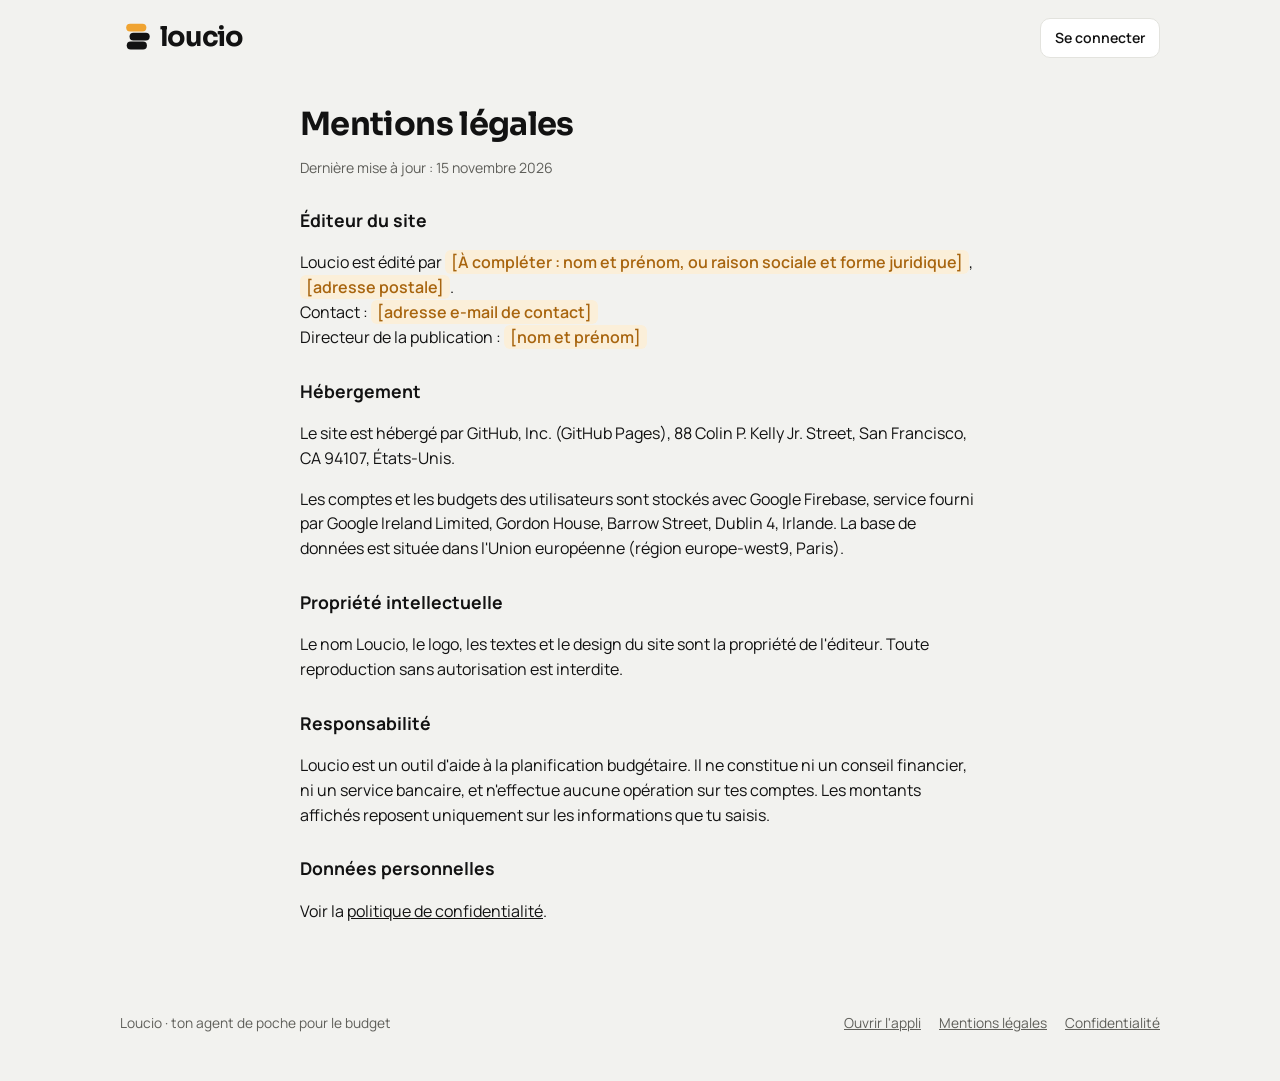
<file: mentions-legales.html>
<!doctype html>
<html lang="fr">
<head>
<meta charset="utf-8">
<meta name="viewport" content="width=device-width,initial-scale=1,viewport-fit=cover">
<title>Mentions légales · Loucio</title>
<meta name="description" content="Mentions légales de Loucio.">
<meta name="theme-color" content="#121212">
<meta property="og:title" content="Loucio">
<meta property="og:description" content="Mentions légales de Loucio.">
<link rel="icon" href="favicon.svg?v=3" type="image/svg+xml">
<link rel="icon" href="favicon-32.png?v=3" sizes="32x32" type="image/png">
<link rel="shortcut icon" href="favicon.ico?v=3">
<link rel="apple-touch-icon" href="apple-touch-icon.png?v=3">
<link rel="manifest" href="manifest.webmanifest">
<link rel="preconnect" href="https://fonts.googleapis.com">
<link rel="preconnect" href="https://fonts.gstatic.com" crossorigin>
<link rel="stylesheet" href="https://fonts.googleapis.com/css2?family=Sora:wght@400;600;700;800&family=Manrope:wght@400;500;600;700;800&display=swap">
<link rel="stylesheet" href="site.css?v=4">
</head>
<body>
<div class="wrap"><header class="nav"><a class="brand" href="./"><svg class="logo" viewBox="0 0 64 64" aria-hidden="true"><rect x="12" y="40" width="36" height="14" rx="7" fill="currentColor"/><rect x="17" y="24" width="36" height="14" rx="7" fill="currentColor"/><rect x="11" y="8" width="36" height="14" rx="7" fill="#f0a432"/></svg> loucio</a><a class="btn small" href="app.html">Se connecter</a></header></div>
<main class="wrap legal">
  <h1>Mentions légales</h1>
  <p class="updated">Dernière mise à jour : 15 novembre 2026</p>
  <h2>Éditeur du site</h2>
  <p>Loucio est édité par <span class="todo">[À compléter : nom et prénom, ou raison sociale et forme juridique]</span>, <span class="todo">[adresse postale]</span>.<br>
  Contact : <span class="todo">[adresse e-mail de contact]</span><br>
  Directeur de la publication : <span class="todo">[nom et prénom]</span></p>
  <h2>Hébergement</h2>
  <p>Le site est hébergé par GitHub, Inc. (GitHub Pages), 88 Colin P. Kelly Jr. Street, San Francisco, CA 94107, États-Unis.</p>
  <p>Les comptes et les budgets des utilisateurs sont stockés avec Google Firebase, service fourni par Google Ireland Limited, Gordon House, Barrow Street, Dublin 4, Irlande. La base de données est située dans l'Union européenne (région europe-west9, Paris).</p>
  <h2>Propriété intellectuelle</h2>
  <p>Le nom Loucio, le logo, les textes et le design du site sont la propriété de l'éditeur. Toute reproduction sans autorisation est interdite.</p>
  <h2>Responsabilité</h2>
  <p>Loucio est un outil d'aide à la planification budgétaire. Il ne constitue ni un conseil financier, ni un service bancaire, et n'effectue aucune opération sur tes comptes. Les montants affichés reposent uniquement sur les informations que tu saisis.</p>
  <h2>Données personnelles</h2>
  <p>Voir la <a href="confidentialite.html">politique de confidentialité</a>.</p>
</main>
<div class="wrap"><footer><span>Loucio · ton agent de poche pour le budget</span><nav><a href="app.html">Ouvrir l'appli</a><a href="mentions-legales.html">Mentions légales</a><a href="confidentialite.html">Confidentialité</a></nav></footer></div>
</body>
</html>
</file>
<file: site.css>
:root {
  --bg: #f2f2ef;
  --surface: #ffffff;
  --sunk: #ebebe7;
  --ink: #121212;
  --muted: #5f5f5a;
  --line: #e3e3de;
  --accent: #121212;
  --accent-soft: #ebebe7;
  --ok: #1d7f55;
  --ok-soft: #dff2e8;
  --warn: #a8650f;
  --warn-soft: #fbefd9;
  --bad: #b8382f;
  --bad-soft: #fbe3e1;
  --g1: #f0a432;
  --g2: #2e4e7e;
  --g3: #5fa8d3;
  --g4: #3f8f5f;
  --g5: #e0644f;
  --g6: #8a6a4f;
  --g7: #9a7bd0;
  --b1: #121212;
  --b2: #f0a432;
  --b3: #2e4e7e;
  --b4: #e0644f;
  --b5: #3f8f5f;
  --b6: #9a7bd0;
  --brand: #f0a432;
  --brand-dark: #a8650f;
  --font-display: "Sora", "Segoe UI", system-ui, sans-serif;
  --font-body: "Manrope", system-ui, -apple-system, "Segoe UI", sans-serif;
  --radius: 14px;
}
@media (prefers-color-scheme: dark) {
  :root:not([data-theme="light"]) {
    --bg: #121212; --surface: #1b1b1a; --sunk: #242422; --ink: #f2f2ef; --muted: #a3a39c; --line: #2c2c2a;
    --accent: #f2f2ef; --accent-soft: #2a2a28;
    --ok: #5fcf98; --ok-soft: #15301f; --warn: #f0b75a; --warn-soft: #33270f; --bad: #ff8a80; --bad-soft: #3a1a18;
    --g1: #f0a432; --g2: #6f94d1; --g3: #7cc0e6; --g4: #5fb67f; --g5: #f07c68; --g6: #b08a68; --g7: #b49cf0;
    --b1: #f2f2ef; --b2: #f0a432; --b3: #6f94d1; --b4: #f07c68; --b5: #5fb67f; --b6: #b49cf0; --brand: #f0a432; --brand-dark: #f0a432;
    color-scheme: dark;
  }
}
:root[data-theme="dark"] {
  --bg: #121212; --surface: #1b1b1a; --sunk: #242422; --ink: #f2f2ef; --muted: #a3a39c; --line: #2c2c2a;
  --accent: #f2f2ef; --accent-soft: #2a2a28;
  --ok: #5fcf98; --ok-soft: #15301f; --warn: #f0b75a; --warn-soft: #33270f; --bad: #ff8a80; --bad-soft: #3a1a18;
  --g1: #f0a432; --g2: #6f94d1; --g3: #7cc0e6; --g4: #5fb67f; --g5: #f07c68; --g6: #b08a68; --g7: #b49cf0;
  --b1: #f2f2ef; --b2: #f0a432; --b3: #6f94d1; --b4: #f07c68; --b5: #5fb67f; --b6: #b49cf0; --brand: #f0a432; --brand-dark: #f0a432;
  color-scheme: dark;
}

/* Landing + legal pages: centered column, hero with product preview, then steps and features. */
* { box-sizing: border-box; }
html, body { margin: 0; }
:root { padding-top: env(safe-area-inset-top, 0px); padding-bottom: env(safe-area-inset-bottom, 0px); }
body { background: var(--bg); color: var(--ink); font-family: var(--font-body); font-size: 16px; line-height: 1.55; -webkit-font-smoothing: antialiased; }
a { color: var(--accent); }
.wrap { max-width: 1080px; margin: 0 auto; padding-left: max(20px, env(safe-area-inset-left, 0px)); padding-right: max(20px, env(safe-area-inset-right, 0px)); }
.nav { display: flex; align-items: center; justify-content: space-between; gap: 12px; padding-block: 18px; }
.brand { display: flex; align-items: center; gap: 0.18em; font-family: var(--font-display); font-weight: 700; font-size: 1.7rem; letter-spacing: -0.05em; line-height: 1; color: var(--ink); text-decoration: none; }
/* logo sized and nudged so its ink matches the cap-to-baseline height of "tamia" */
.brand svg { width: 1.32em; height: 1.32em; flex: none; margin-right: -0.04em; transform: translateY(-0.03em); }
.logo .fur { fill: #f0a432; }
.logo .dk { fill: var(--ink); }
.logo .lt { fill: var(--lt, var(--bg)); }
.btn { display: inline-flex; align-items: center; justify-content: center; gap: 8px; border-radius: 12px; padding: 12px 20px; font-weight: 600; font-size: 0.95rem; text-decoration: none; border: 1px solid var(--line); color: var(--ink); background: var(--surface); }
.btn:hover { border-color: var(--accent); color: var(--accent); }
.btn.primary { background: var(--accent); border-color: var(--accent); color: var(--surface); }
.btn.primary:hover { color: var(--surface); filter: brightness(1.08); }
.btn.small { padding: 8px 14px; font-size: 0.88rem; border-radius: 10px; }
:focus-visible { outline: 2px solid var(--accent); outline-offset: 2px; }

.hero { display: grid; grid-template-columns: minmax(0, 1.05fr) minmax(0, 1fr); gap: 48px; align-items: center; padding-block: 48px 64px; }
@media (max-width: 860px) { .hero { grid-template-columns: minmax(0, 1fr); gap: 32px; padding-block: 24px 40px; } }
.eyebrow { font-size: 0.75rem; text-transform: uppercase; letter-spacing: 0.1em; font-weight: 600; color: var(--brand-dark); }
.hero h1 { font-family: var(--font-display); font-weight: 800; font-size: clamp(2.3rem, 6vw, 3.6rem); line-height: 1.04; letter-spacing: -0.03em; margin: 10px 0 16px; text-wrap: balance; }
.hero h1 em { font-style: normal; background: linear-gradient(transparent 62%, var(--brand) 62%, var(--brand) 92%, transparent 92%); padding: 0 0.06em; }
.hero p.lead { font-size: 1.12rem; color: var(--muted); margin: 0 0 26px; max-width: 34em; }
.cta { display: flex; gap: 12px; flex-wrap: wrap; align-items: center; }
.cta small { color: var(--muted); font-size: 0.85rem; }

/* product preview */
.preview { background: var(--surface); border: 1px solid var(--line); border-radius: 18px; padding: 18px; display: flex; flex-direction: column; gap: 14px; box-shadow: 0 18px 50px -24px rgba(20, 30, 60, .35); min-width: 0; }
.pv-strip { display: flex; gap: 22px; flex-wrap: wrap; align-items: flex-end; }
.pv-cell { display: flex; flex-direction: column; }
.pv-cell span { font-size: 0.66rem; text-transform: uppercase; letter-spacing: 0.08em; color: var(--muted); font-weight: 600; }
.pv-cell b { font-family: var(--font-display); font-size: 1.35rem; letter-spacing: -0.01em; font-variant-numeric: tabular-nums; }
.pv-cell b.ok { color: var(--ok); }
.pv-badge { margin-left: auto; font-size: 0.75rem; font-weight: 600; color: var(--ok); background: var(--ok-soft); border-radius: 99px; padding: 5px 10px; align-self: flex-start; }
.pv-bar { display: flex; gap: 2px; height: 9px; border-radius: 5px; overflow: hidden; }
.pv-bar i { display: block; height: 100%; }
.pv-group { border-top: 1px solid var(--line); padding-top: 12px; display: flex; flex-direction: column; gap: 8px; }
.pv-head { display: flex; align-items: center; gap: 8px; font-family: var(--font-display); font-weight: 700; font-size: 0.98rem; }
.pv-head .sw { width: 10px; height: 10px; border-radius: 3px; }
.pv-head .t { margin-left: auto; font-family: var(--font-body); font-size: 0.88rem; font-variant-numeric: tabular-nums; }
.pv-row { display: grid; grid-template-columns: minmax(0, 1fr) auto 4.2rem; gap: 8px; align-items: center; font-size: 0.88rem; }
.pv-row .bk { font-size: 0.72rem; border: 1px solid var(--line); border-radius: 7px; padding: 3px 8px; display: inline-flex; align-items: center; gap: 5px; }
.pv-row .bk i { width: 6px; height: 6px; border-radius: 50%; display: inline-block; }
.pv-row .am { text-align: right; font-weight: 600; font-variant-numeric: tabular-nums; }

section.block { padding-block: 40px; }
section.block h2 { font-family: var(--font-display); font-size: clamp(1.6rem, 3.6vw, 2.2rem); letter-spacing: -0.02em; margin: 0 0 24px; text-wrap: balance; }
.steps { list-style: none; margin: 0; padding: 0; display: grid; grid-template-columns: repeat(3, minmax(0, 1fr)); gap: 16px; counter-reset: s; }
@media (max-width: 760px) { .steps { grid-template-columns: minmax(0, 1fr); } }
.steps li { background: var(--surface); border: 1px solid var(--line); border-radius: var(--radius); padding: 20px; counter-increment: s; display: flex; flex-direction: column; gap: 6px; }
.steps li::before { content: counter(s); font-family: var(--font-display); font-weight: 700; font-size: 0.9rem; width: 28px; height: 28px; border-radius: 50%; display: grid; place-items: center; background: var(--brand); color: #121212; }
.steps h3, .features h3 { margin: 4px 0 0; font-size: 1.05rem; }
.steps p, .features p { margin: 0; color: var(--muted); font-size: 0.95rem; }
.features { display: grid; grid-template-columns: repeat(2, minmax(0, 1fr)); gap: 26px 40px; }
@media (max-width: 700px) { .features { grid-template-columns: minmax(0, 1fr); } }
.features div { display: flex; flex-direction: column; gap: 4px; padding-left: 16px; border-left: 2px solid var(--brand); }
.fable { background: var(--surface); border: 1px solid var(--line); border-radius: 18px; padding: 32px; display: flex; flex-direction: column; align-items: flex-start; gap: 14px; }
.fable p { margin: 0; color: var(--muted); max-width: 40em; }
footer { padding-block: 32px 48px; color: var(--muted); font-size: 0.86rem; display: flex; gap: 18px; flex-wrap: wrap; justify-content: space-between; }
footer nav { display: flex; gap: 18px; flex-wrap: wrap; }
footer a { color: var(--muted); }

/* legal */
.legal { max-width: 720px; padding-block: 24px 40px; }
.legal h1 { font-family: var(--font-display); font-size: 2rem; letter-spacing: -0.02em; margin: 0 0 8px; }
.legal h2 { font-size: 1.1rem; margin: 28px 0 8px; }
.legal p, .legal li { color: var(--ink); }
.legal .updated { color: var(--muted); font-size: 0.88rem; margin: 0 0 20px; }
.todo { background: var(--warn-soft); color: var(--warn); border-radius: 6px; padding: 1px 6px; font-weight: 600; }
</file>
